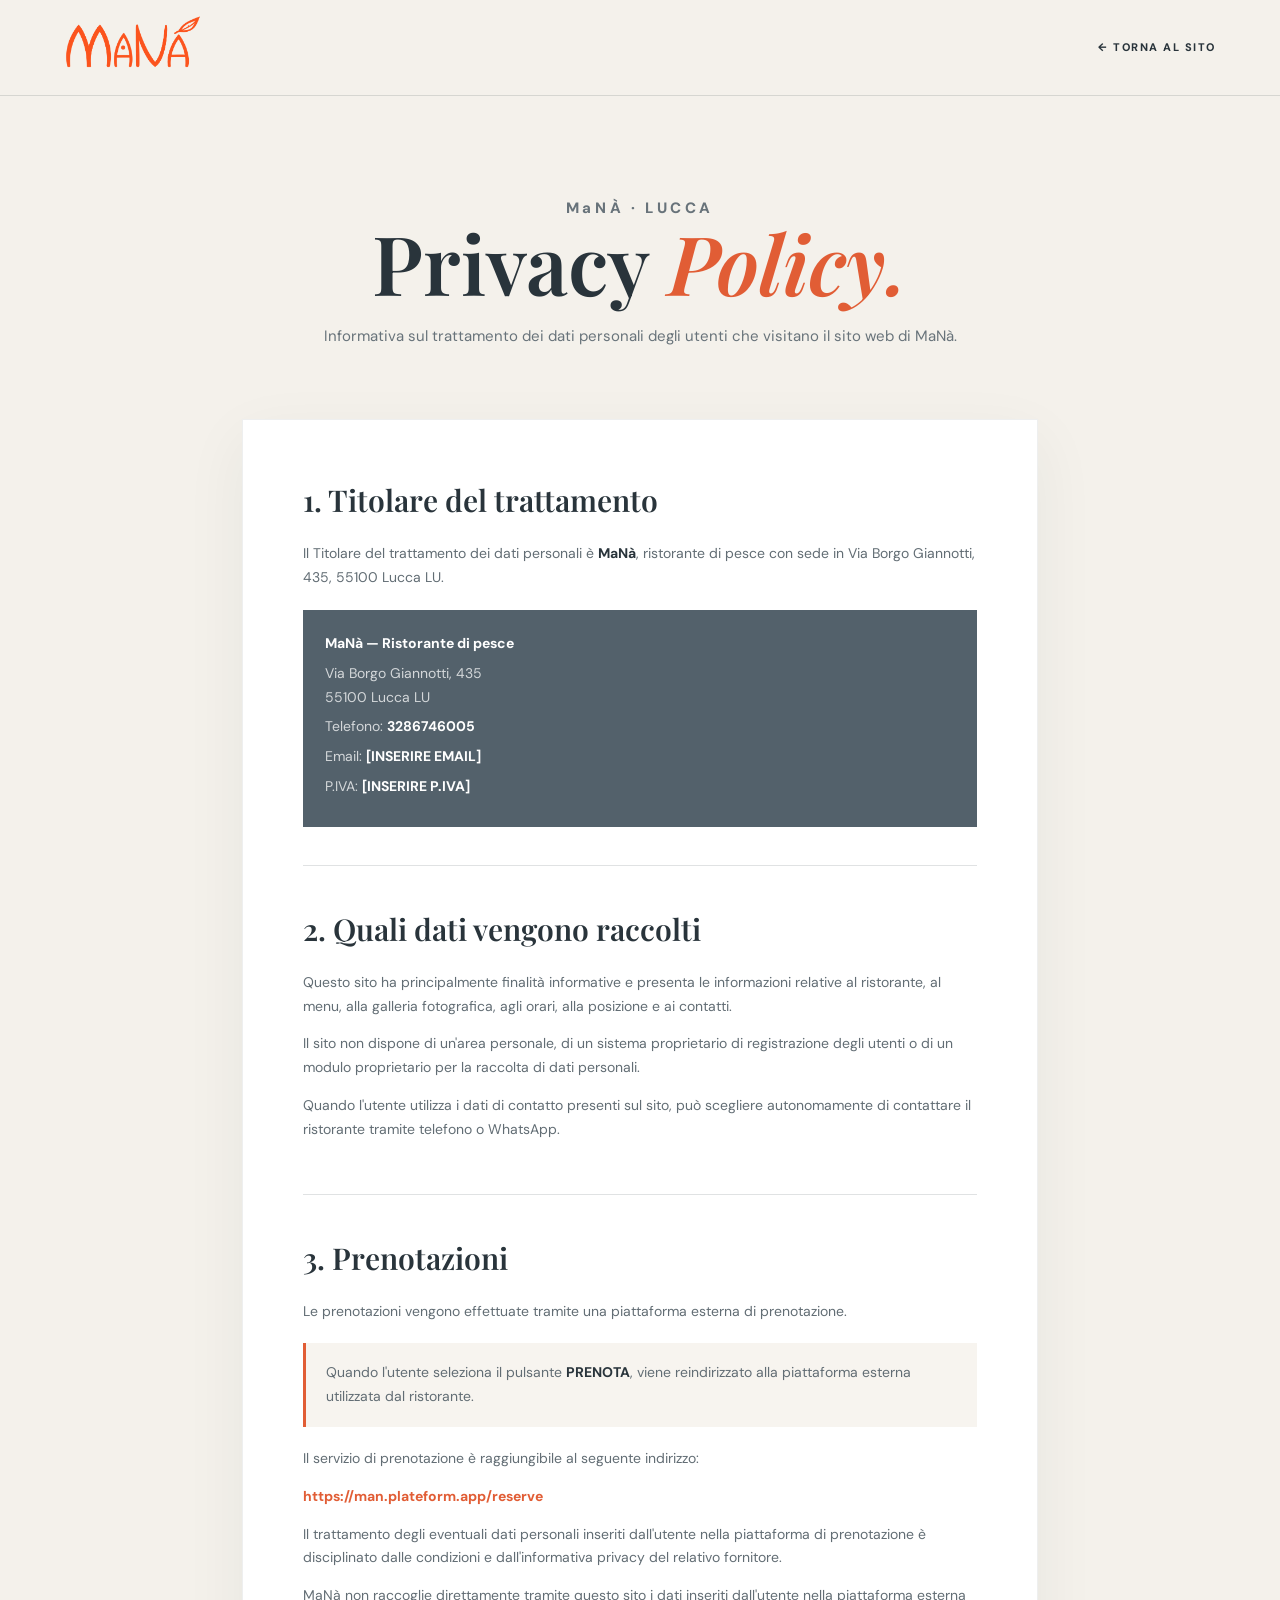
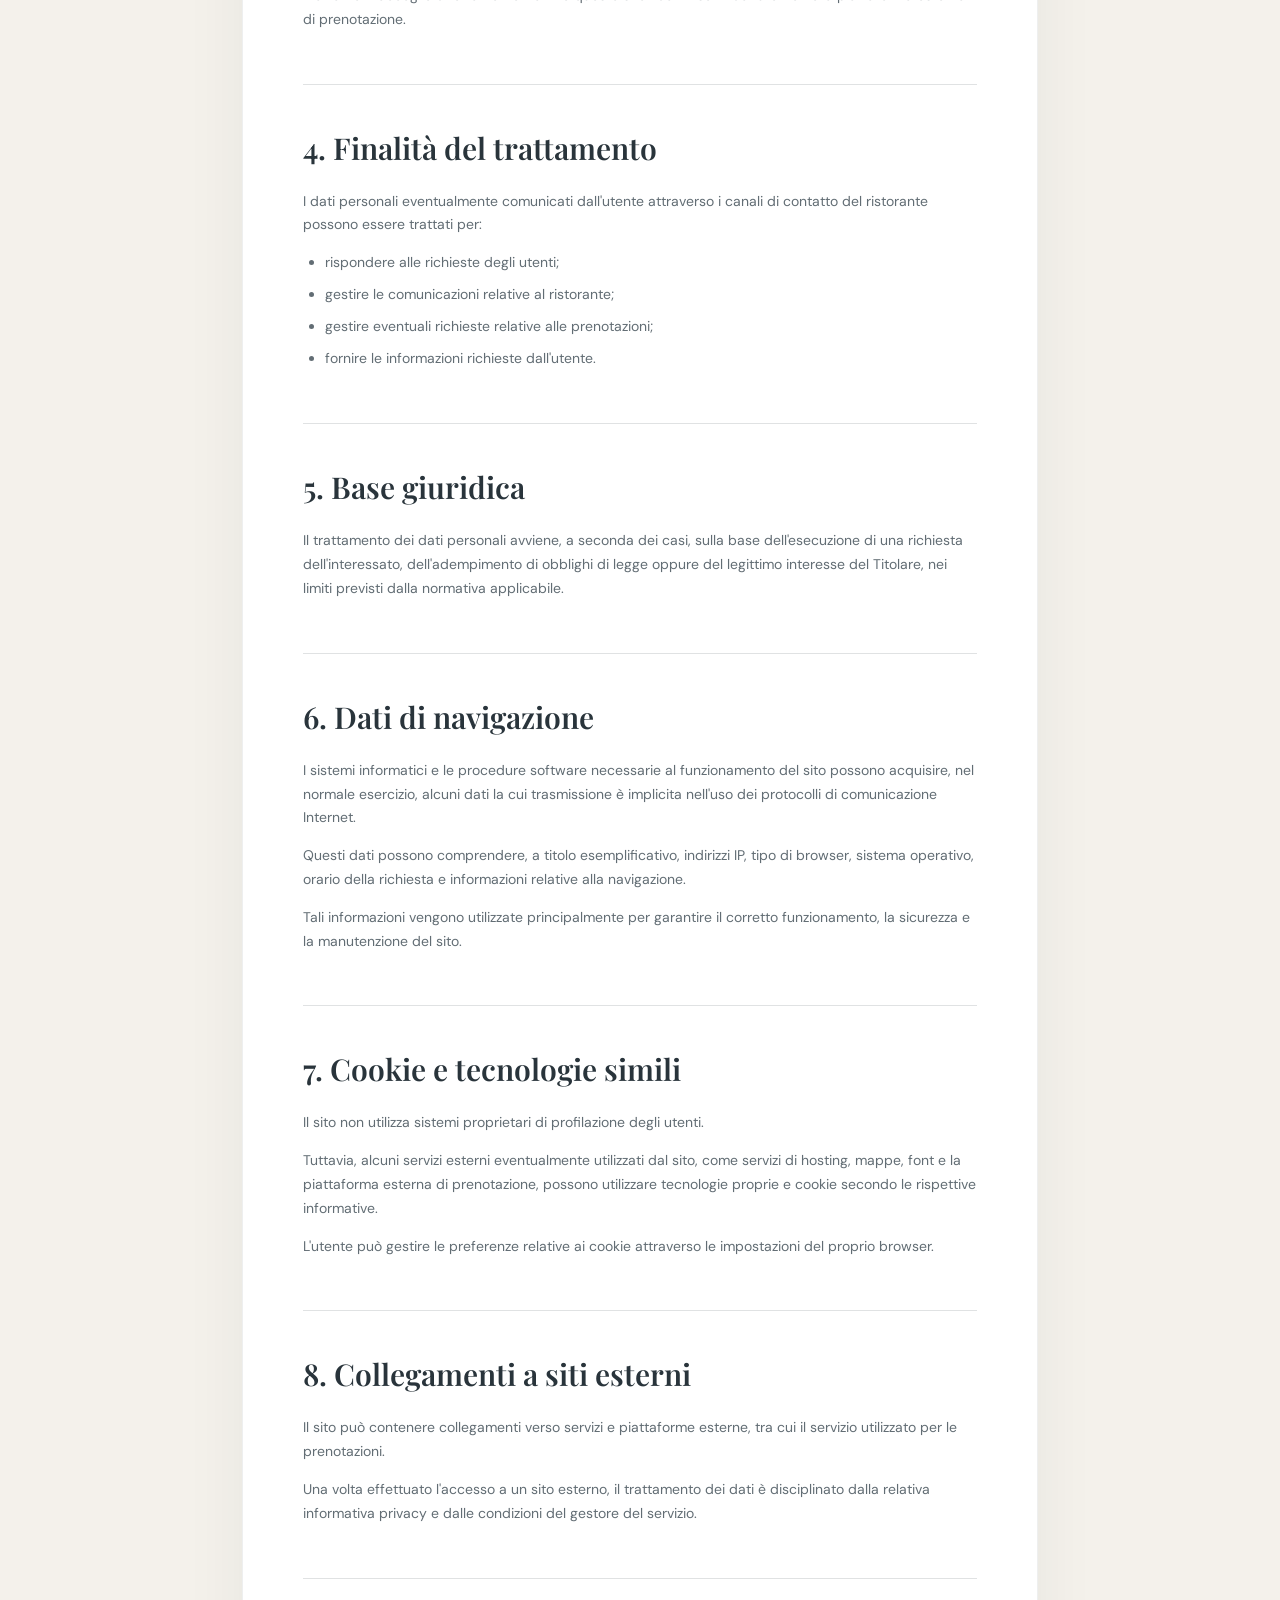
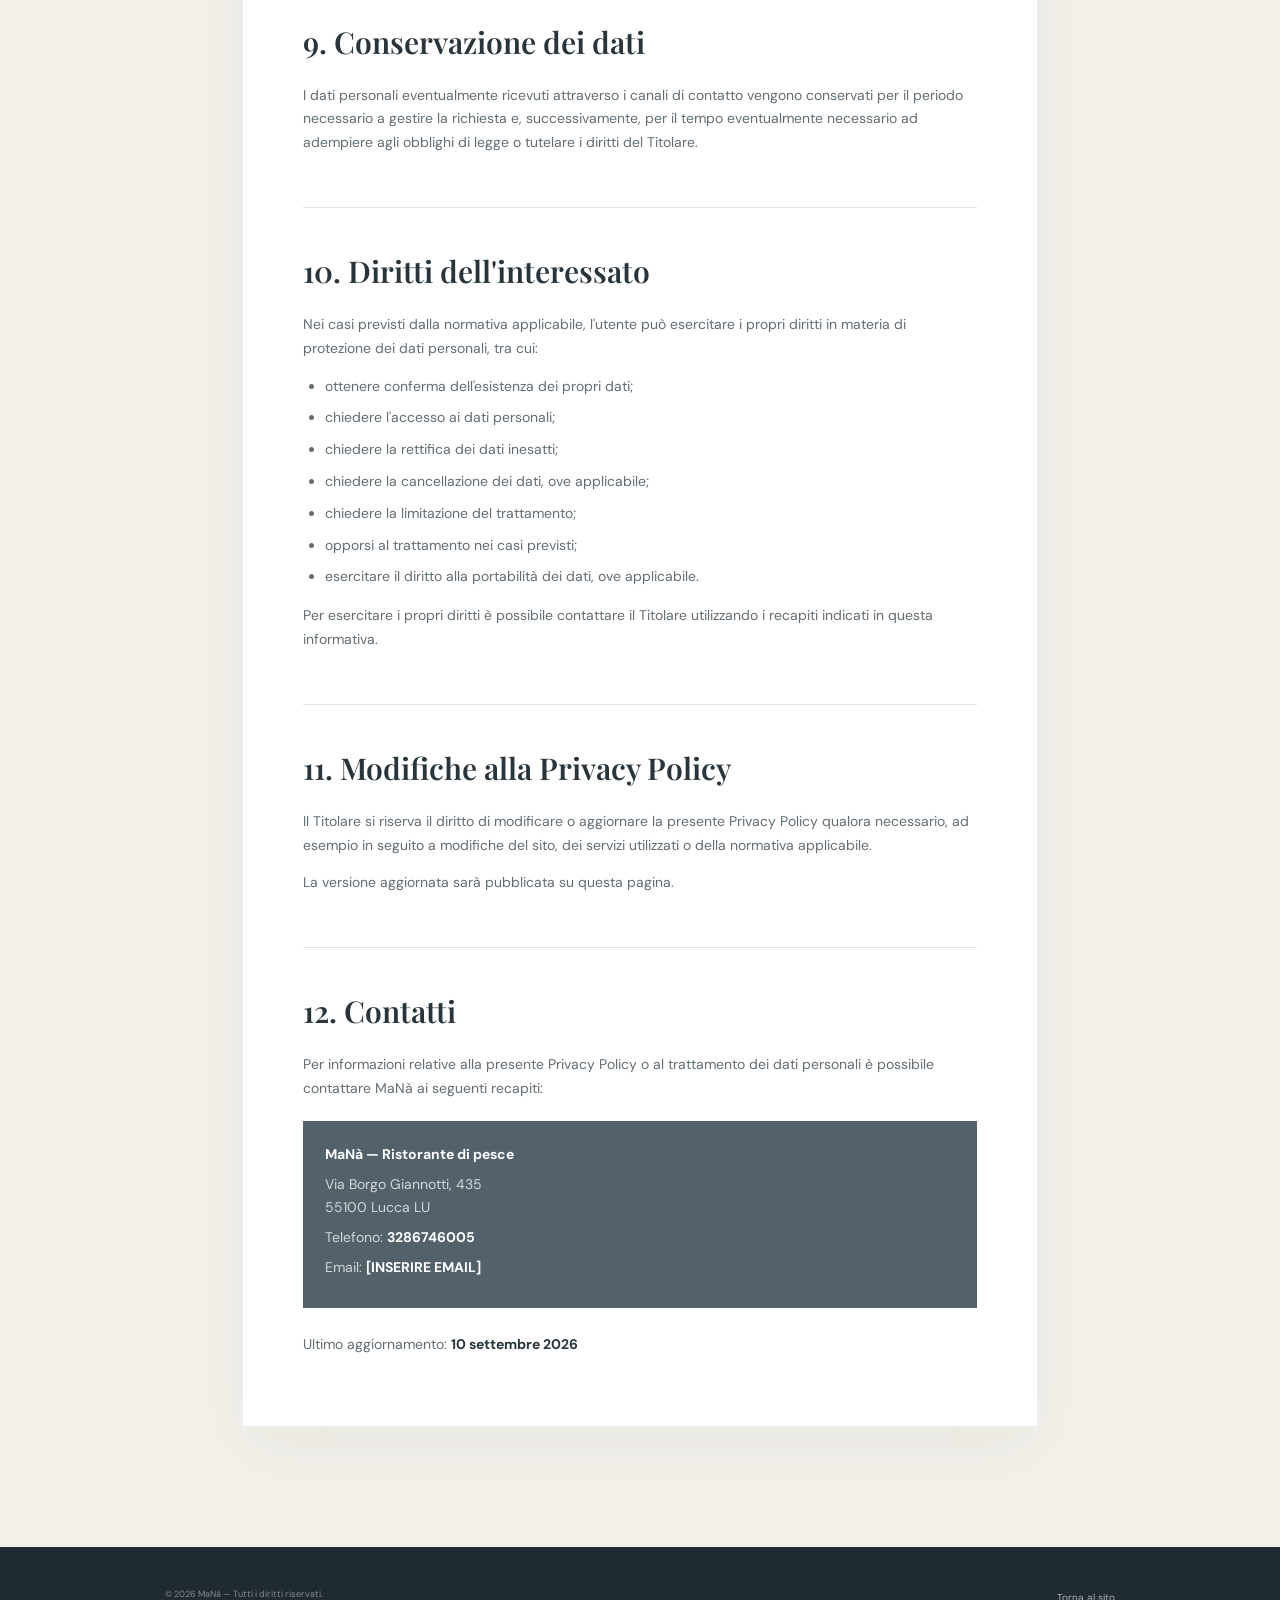
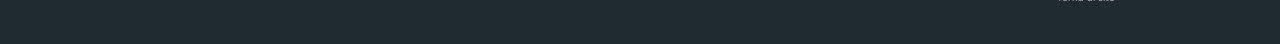
<file: privacy.html>
<!DOCTYPE html>
<html lang="it">
<head>
  <meta charset="UTF-8">
  <meta name="viewport" content="width=device-width, initial-scale=1.0">

  <meta name="description" content="Privacy Policy di MaNà — Ristorante di pesce a Lucca.">
  <meta name="robots" content="index, follow">

  <title>Privacy Policy — MaNà</title>

  <link rel="icon" href="images/Logo-Arancione.png" type="image/png">

  <link rel="preconnect" href="https://fonts.googleapis.com">
  <link rel="preconnect" href="https://fonts.gstatic.com" crossorigin>

  <link
    href="https://fonts.googleapis.com/css2?family=DM+Sans:wght@400;500;600;700;800&family=Playfair+Display:ital,wght@0,500;0,600;0,700;1,500;1,600&display=swap"
    rel="stylesheet"
  >

  <style>
    * {
      box-sizing: border-box;
      margin: 0;
      padding: 0;
    }

    :root {
      --ink: #29343b;
      --slate: #53616b;
      --slate-dark: #3f4c55;
      --orange: #e15d35;
      --cream: #f4f1eb;
      --white: #ffffff;
      --line: rgba(41, 52, 59, .14);
      --serif: "Playfair Display", Georgia, serif;
      --sans: "DM Sans", Arial, sans-serif;
    }

    html {
      scroll-behavior: smooth;
    }

    body {
      font-family: var(--sans);
      background: var(--cream);
      color: var(--ink);
      line-height: 1.7;
    }

    a {
      color: inherit;
      text-decoration: none;
    }

    /* HEADER */

    .header {
      height: 96px;
      position: sticky;
      top: 0;
      z-index: 10;
      display: flex;
      align-items: center;
      justify-content: space-between;
      padding: 0 5vw;
      background: rgba(244, 241, 235, .96);
      backdrop-filter: blur(16px);
      border-bottom: 1px solid var(--line);
    }

    .logo {
      width: 138px;
      height: 76px;
      object-fit: contain;
    }

    .back {
      display: inline-flex;
      align-items: center;
      gap: 10px;
      font-size: 11px;
      font-weight: 800;
      letter-spacing: .14em;
      transition: .2s;
    }

    .back:hover {
      color: var(--orange);
    }

    /* MAIN */

    main {
      max-width: 950px;
      margin: 0 auto;
      padding: 100px 6vw 120px;
    }

    .intro {
      text-align: center;
      margin-bottom: 70px;
    }

    .eyebrow {
      color: var(--orange);
      font-size: 10px;
      font-weight: 800;
      letter-spacing: .24em;
      margin-bottom: 18px;
    }

    h1 {
      font-family: var(--serif);
      font-size: clamp(50px, 7vw, 82px);
      line-height: .98;
      font-weight: 600;
      margin-bottom: 22px;
    }

    h1 em {
      color: var(--orange);
      font-style: italic;
    }

    .intro p {
      max-width: 650px;
      margin: auto;
      color: #68737a;
      font-size: 15px;
    }

    /* CONTENT */

    .privacy-content {
      background: #fff;
      padding: 55px 60px;
      border: 1px solid rgba(41, 52, 59, .08);
      box-shadow: 0 20px 60px rgba(41, 52, 59, .06);
    }

    .privacy-section {
      padding: 0 0 38px;
      margin-bottom: 38px;
      border-bottom: 1px solid var(--line);
    }

    .privacy-section:last-child {
      border-bottom: 0;
      margin-bottom: 0;
      padding-bottom: 0;
    }

    h2 {
      font-family: var(--serif);
      font-size: 30px;
      font-weight: 600;
      margin-bottom: 16px;
    }

    h3 {
      font-size: 16px;
      font-weight: 700;
      margin: 22px 0 8px;
    }

    p {
      color: #626d74;
      font-size: 14px;
      margin-bottom: 14px;
    }

    ul {
      margin: 12px 0 15px 22px;
      color: #626d74;
      font-size: 14px;
    }

    li {
      margin-bottom: 8px;
    }

    strong {
      color: var(--ink);
    }

    .highlight {
      border-left: 3px solid var(--orange);
      background: #f7f4ef;
      padding: 18px 20px;
      margin: 20px 0;
    }

    .highlight p {
      margin: 0;
    }

    .contact-box {
      margin-top: 20px;
      padding: 22px;
      background: var(--slate);
      color: #fff;
    }

    .contact-box p {
      color: rgba(255,255,255,.75);
      margin-bottom: 6px;
    }

    .contact-box strong {
      color: #fff;
    }

    .booking-link {
      color: var(--orange);
      font-weight: 700;
      word-break: break-word;
    }

    /* FOOTER */

    footer {
      background: #202a31;
      color: #fff;
      padding: 35px 6vw;
    }

    .footer-inner {
      max-width: 950px;
      margin: auto;
      display: flex;
      justify-content: space-between;
      align-items: center;
      gap: 25px;
    }

    .footer-inner p {
      color: rgba(255,255,255,.45);
      font-size: 9px;
      margin: 0;
    }

    .footer-inner a {
      color: rgba(255,255,255,.65);
      font-size: 10px;
      transition: .2s;
    }

    .footer-inner a:hover {
      color: #fff;
    }

    /* MOBILE */

    @media (max-width: 650px) {

      .header {
        height: 74px;
        padding: 0 5vw;
      }

      .logo {
        width: 108px;
        height: 62px;
      }

      .back {
        font-size: 9px;
      }

      main {
        padding: 70px 5vw 80px;
      }

      .intro {
        margin-bottom: 45px;
      }

      .privacy-content {
        padding: 35px 25px;
      }

      h2 {
        font-size: 26px;
      }

      p,
      ul {
        font-size: 13px;
      }

      .footer-inner {
        flex-direction: column;
        align-items: flex-start;
      }
    }
  </style>
</head>

<body>

  <!-- HEADER -->

  <header class="header">

    <a href="index.html" aria-label="Torna alla home">
      <img
        src="images/Logo-Arancione.png"
        alt="MaNà"
        class="logo"
      >
    </a>

    <a href="index.html" class="back">
      ← TORNA AL SITO
    </a>

  </header>


  <!-- CONTENUTO -->

  <main>

    <div class="intro">

      <p class="eyebrow">MaNÀ · LUCCA</p>

      <h1>
        Privacy <em>Policy.</em>
      </h1>

      <p>
        Informativa sul trattamento dei dati personali degli utenti
        che visitano il sito web di MaNà.
      </p>

    </div>


    <div class="privacy-content">


      <!-- 1 -->

      <section class="privacy-section">

        <h2>1. Titolare del trattamento</h2>

        <p>
          Il Titolare del trattamento dei dati personali è
          <strong>MaNà</strong>, ristorante di pesce con sede in
          Via Borgo Giannotti, 435, 55100 Lucca LU.
        </p>

        <div class="contact-box">

          <p>
            <strong>MaNà — Ristorante di pesce</strong>
          </p>

          <p>
            Via Borgo Giannotti, 435<br>
            55100 Lucca LU
          </p>

          <p>
            Telefono:
            <strong>3286746005</strong>
          </p>

          <p>
            Email:
            <strong>[INSERIRE EMAIL]</strong>
          </p>

          <p>
            P.IVA: <strong>[INSERIRE P.IVA]</strong>
          </p>

        </div>

      </section>


      <!-- 2 -->

      <section class="privacy-section">

        <h2>2. Quali dati vengono raccolti</h2>

        <p>
          Questo sito ha principalmente finalità informative e
          presenta le informazioni relative al ristorante, al menu,
          alla galleria fotografica, agli orari, alla posizione e
          ai contatti.
        </p>

        <p>
          Il sito non dispone di un'area personale, di un sistema
          proprietario di registrazione degli utenti o di un modulo
          proprietario per la raccolta di dati personali.
        </p>

        <p>
          Quando l'utente utilizza i dati di contatto presenti sul
          sito, può scegliere autonomamente di contattare il ristorante
          tramite telefono o WhatsApp.
        </p>

      </section>


      <!-- 3 -->

      <section class="privacy-section">

        <h2>3. Prenotazioni</h2>

        <p>
          Le prenotazioni vengono effettuate tramite una piattaforma
          esterna di prenotazione.
        </p>

        <div class="highlight">

          <p>
            Quando l'utente seleziona il pulsante
            <strong>PRENOTA</strong>, viene reindirizzato alla
            piattaforma esterna utilizzata dal ristorante.
          </p>

        </div>

        <p>
          Il servizio di prenotazione è raggiungibile al seguente
          indirizzo:
        </p>

        <p>
          <a
            class="booking-link"
            href="https://man.plateform.app/reserve"
            target="_blank"
            rel="noopener noreferrer"
          >
            https://man.plateform.app/reserve
          </a>
        </p>

        <p>
          Il trattamento degli eventuali dati personali inseriti
          dall'utente nella piattaforma di prenotazione è disciplinato
          dalle condizioni e dall'informativa privacy del relativo
          fornitore.
        </p>

        <p>
          MaNà non raccoglie direttamente tramite questo sito i dati
          inseriti dall'utente nella piattaforma esterna di prenotazione.
        </p>

      </section>


      <!-- 4 -->

      <section class="privacy-section">

        <h2>4. Finalità del trattamento</h2>

        <p>
          I dati personali eventualmente comunicati dall'utente
          attraverso i canali di contatto del ristorante possono
          essere trattati per:
        </p>

        <ul>
          <li>rispondere alle richieste degli utenti;</li>
          <li>gestire le comunicazioni relative al ristorante;</li>
          <li>gestire eventuali richieste relative alle prenotazioni;</li>
          <li>fornire le informazioni richieste dall'utente.</li>
        </ul>

      </section>


      <!-- 5 -->

      <section class="privacy-section">

        <h2>5. Base giuridica</h2>

        <p>
          Il trattamento dei dati personali avviene, a seconda dei
          casi, sulla base dell'esecuzione di una richiesta
          dell'interessato, dell'adempimento di obblighi di legge
          oppure del legittimo interesse del Titolare, nei limiti
          previsti dalla normativa applicabile.
        </p>

      </section>


      <!-- 6 -->

      <section class="privacy-section">

        <h2>6. Dati di navigazione</h2>

        <p>
          I sistemi informatici e le procedure software necessarie
          al funzionamento del sito possono acquisire, nel normale
          esercizio, alcuni dati la cui trasmissione è implicita
          nell'uso dei protocolli di comunicazione Internet.
        </p>

        <p>
          Questi dati possono comprendere, a titolo esemplificativo,
          indirizzi IP, tipo di browser, sistema operativo, orario
          della richiesta e informazioni relative alla navigazione.
        </p>

        <p>
          Tali informazioni vengono utilizzate principalmente per
          garantire il corretto funzionamento, la sicurezza e la
          manutenzione del sito.
        </p>

      </section>


      <!-- 7 -->

      <section class="privacy-section">

        <h2>7. Cookie e tecnologie simili</h2>

        <p>
          Il sito non utilizza sistemi proprietari di profilazione
          degli utenti.
        </p>

        <p>
          Tuttavia, alcuni servizi esterni eventualmente utilizzati
          dal sito, come servizi di hosting, mappe, font e la
          piattaforma esterna di prenotazione, possono utilizzare
          tecnologie proprie e cookie secondo le rispettive
          informative.
        </p>

        <p>
          L'utente può gestire le preferenze relative ai cookie
          attraverso le impostazioni del proprio browser.
        </p>

      </section>


      <!-- 8 -->

      <section class="privacy-section">

        <h2>8. Collegamenti a siti esterni</h2>

        <p>
          Il sito può contenere collegamenti verso servizi e
          piattaforme esterne, tra cui il servizio utilizzato
          per le prenotazioni.
        </p>

        <p>
          Una volta effettuato l'accesso a un sito esterno,
          il trattamento dei dati è disciplinato dalla relativa
          informativa privacy e dalle condizioni del gestore
          del servizio.
        </p>

      </section>


      <!-- 9 -->

      <section class="privacy-section">

        <h2>9. Conservazione dei dati</h2>

        <p>
          I dati personali eventualmente ricevuti attraverso i
          canali di contatto vengono conservati per il periodo
          necessario a gestire la richiesta e, successivamente,
          per il tempo eventualmente necessario ad adempiere agli
          obblighi di legge o tutelare i diritti del Titolare.
        </p>

      </section>


      <!-- 10 -->

      <section class="privacy-section">

        <h2>10. Diritti dell'interessato</h2>

        <p>
          Nei casi previsti dalla normativa applicabile, l'utente
          può esercitare i propri diritti in materia di protezione
          dei dati personali, tra cui:
        </p>

        <ul>
          <li>ottenere conferma dell'esistenza dei propri dati;</li>
          <li>chiedere l'accesso ai dati personali;</li>
          <li>chiedere la rettifica dei dati inesatti;</li>
          <li>chiedere la cancellazione dei dati, ove applicabile;</li>
          <li>chiedere la limitazione del trattamento;</li>
          <li>opporsi al trattamento nei casi previsti;</li>
          <li>esercitare il diritto alla portabilità dei dati, ove applicabile.</li>
        </ul>

        <p>
          Per esercitare i propri diritti è possibile contattare
          il Titolare utilizzando i recapiti indicati in questa
          informativa.
        </p>

      </section>


      <!-- 11 -->

      <section class="privacy-section">

        <h2>11. Modifiche alla Privacy Policy</h2>

        <p>
          Il Titolare si riserva il diritto di modificare o aggiornare
          la presente Privacy Policy qualora necessario, ad esempio
          in seguito a modifiche del sito, dei servizi utilizzati
          o della normativa applicabile.
        </p>

        <p>
          La versione aggiornata sarà pubblicata su questa pagina.
        </p>

      </section>


      <!-- 12 -->

      <section class="privacy-section">

        <h2>12. Contatti</h2>

        <p>
          Per informazioni relative alla presente Privacy Policy
          o al trattamento dei dati personali è possibile contattare
          MaNà ai seguenti recapiti:
        </p>

        <div class="contact-box">

          <p>
            <strong>MaNà — Ristorante di pesce</strong>
          </p>

          <p>
            Via Borgo Giannotti, 435<br>
            55100 Lucca LU
          </p>

          <p>
            Telefono:
            <strong>3286746005</strong>
          </p>

          <p>
            Email:
            <strong>[INSERIRE EMAIL]</strong>
          </p>

        </div>

        <p style="margin-top:25px;">
          Ultimo aggiornamento: <strong>10 settembre 2026</strong>
        </p>

      </section>


    </div>

  </main>


  <!-- FOOTER -->

  <footer>

    <div class="footer-inner">

      <p>
        © 2026 MaNà — Tutti i diritti riservati.
      </p>

      <div>
        <a href="index.html">
          Torna al sito
        </a>
      </div>

    </div>

  </footer>

</body>
</html>
</file>
